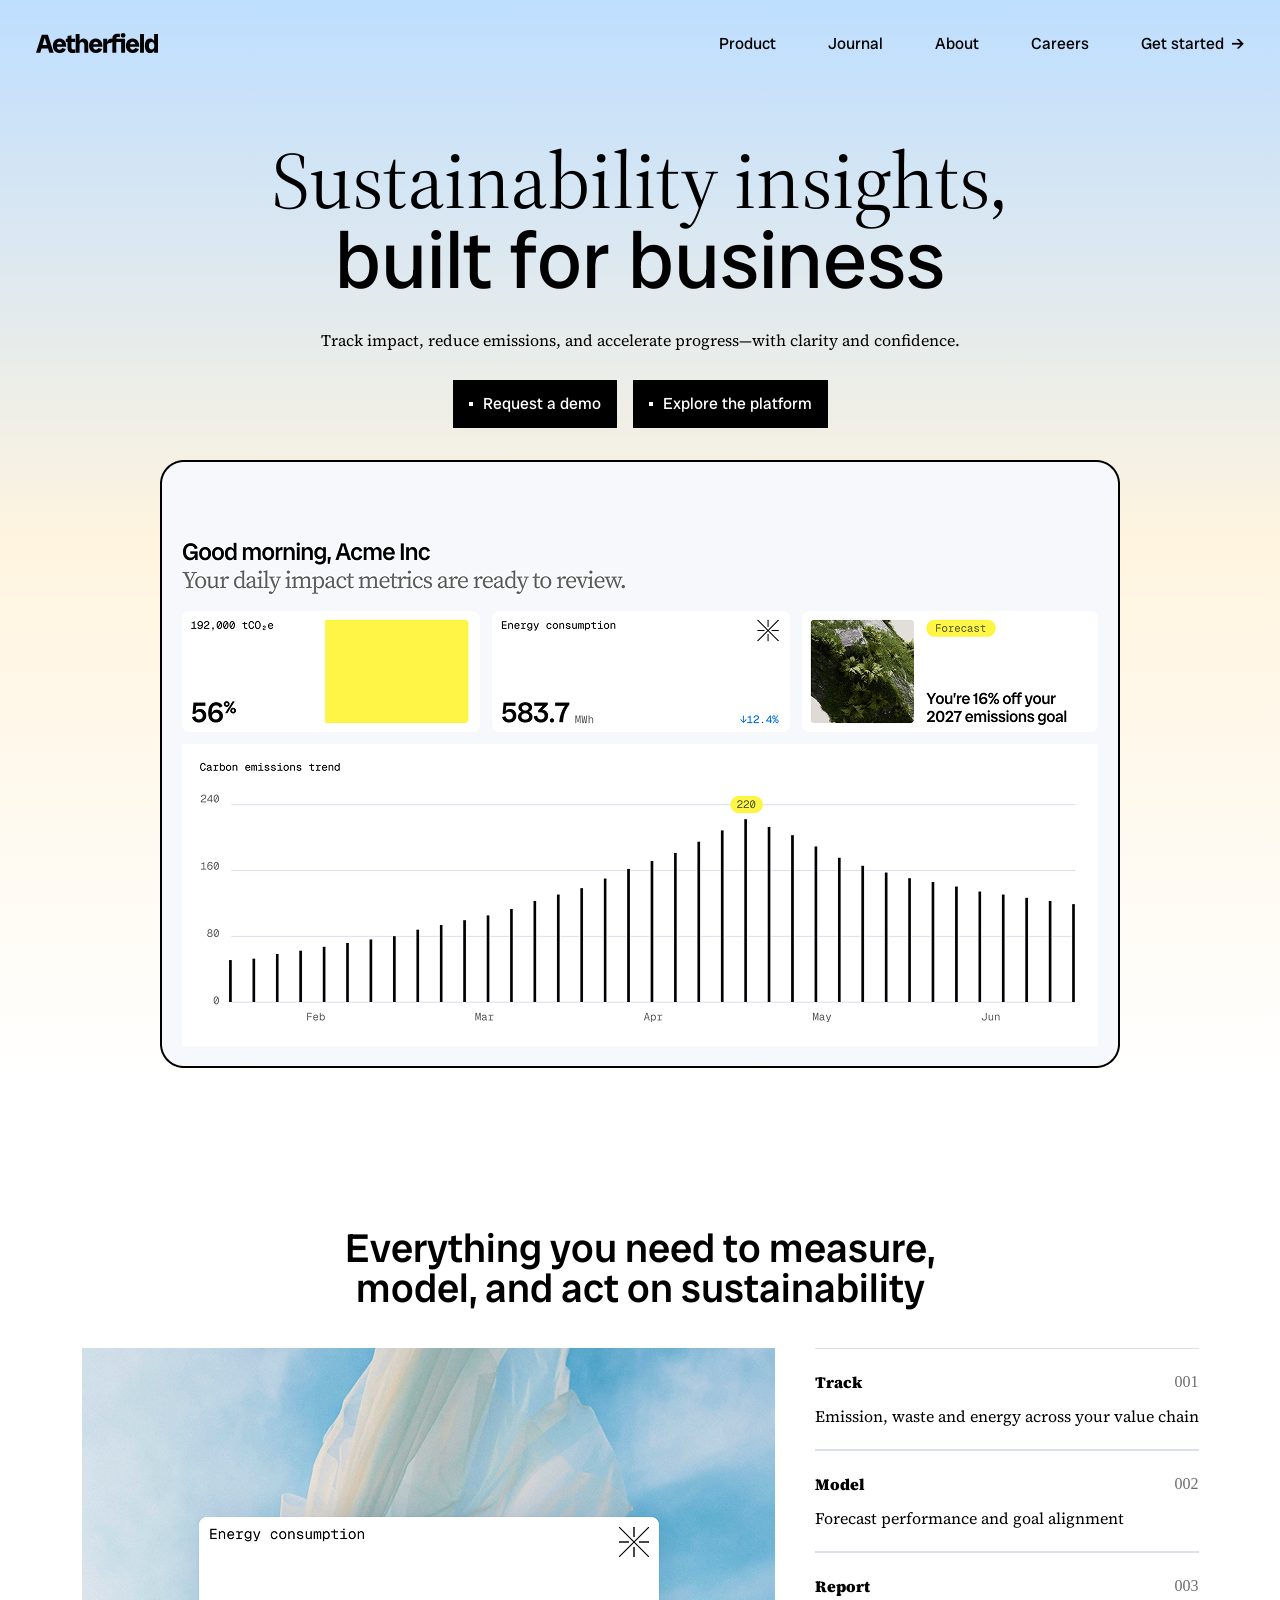
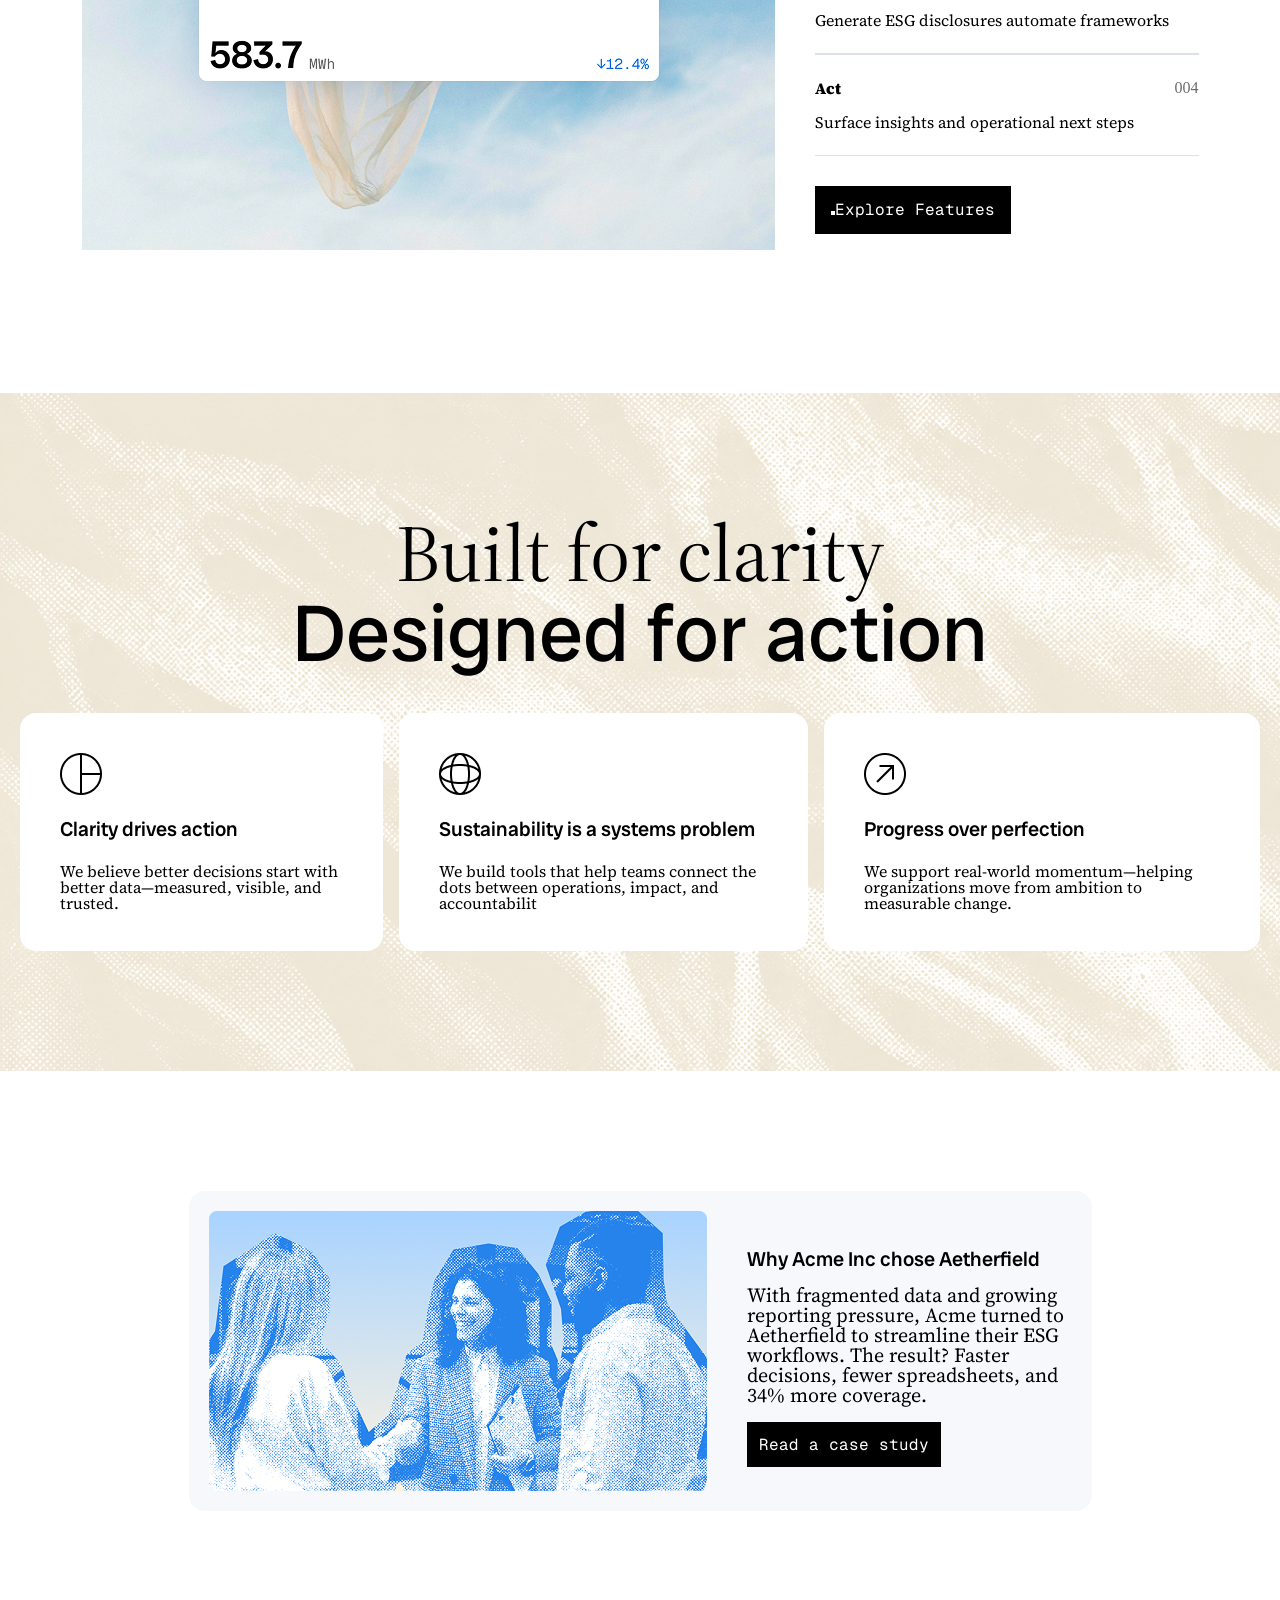
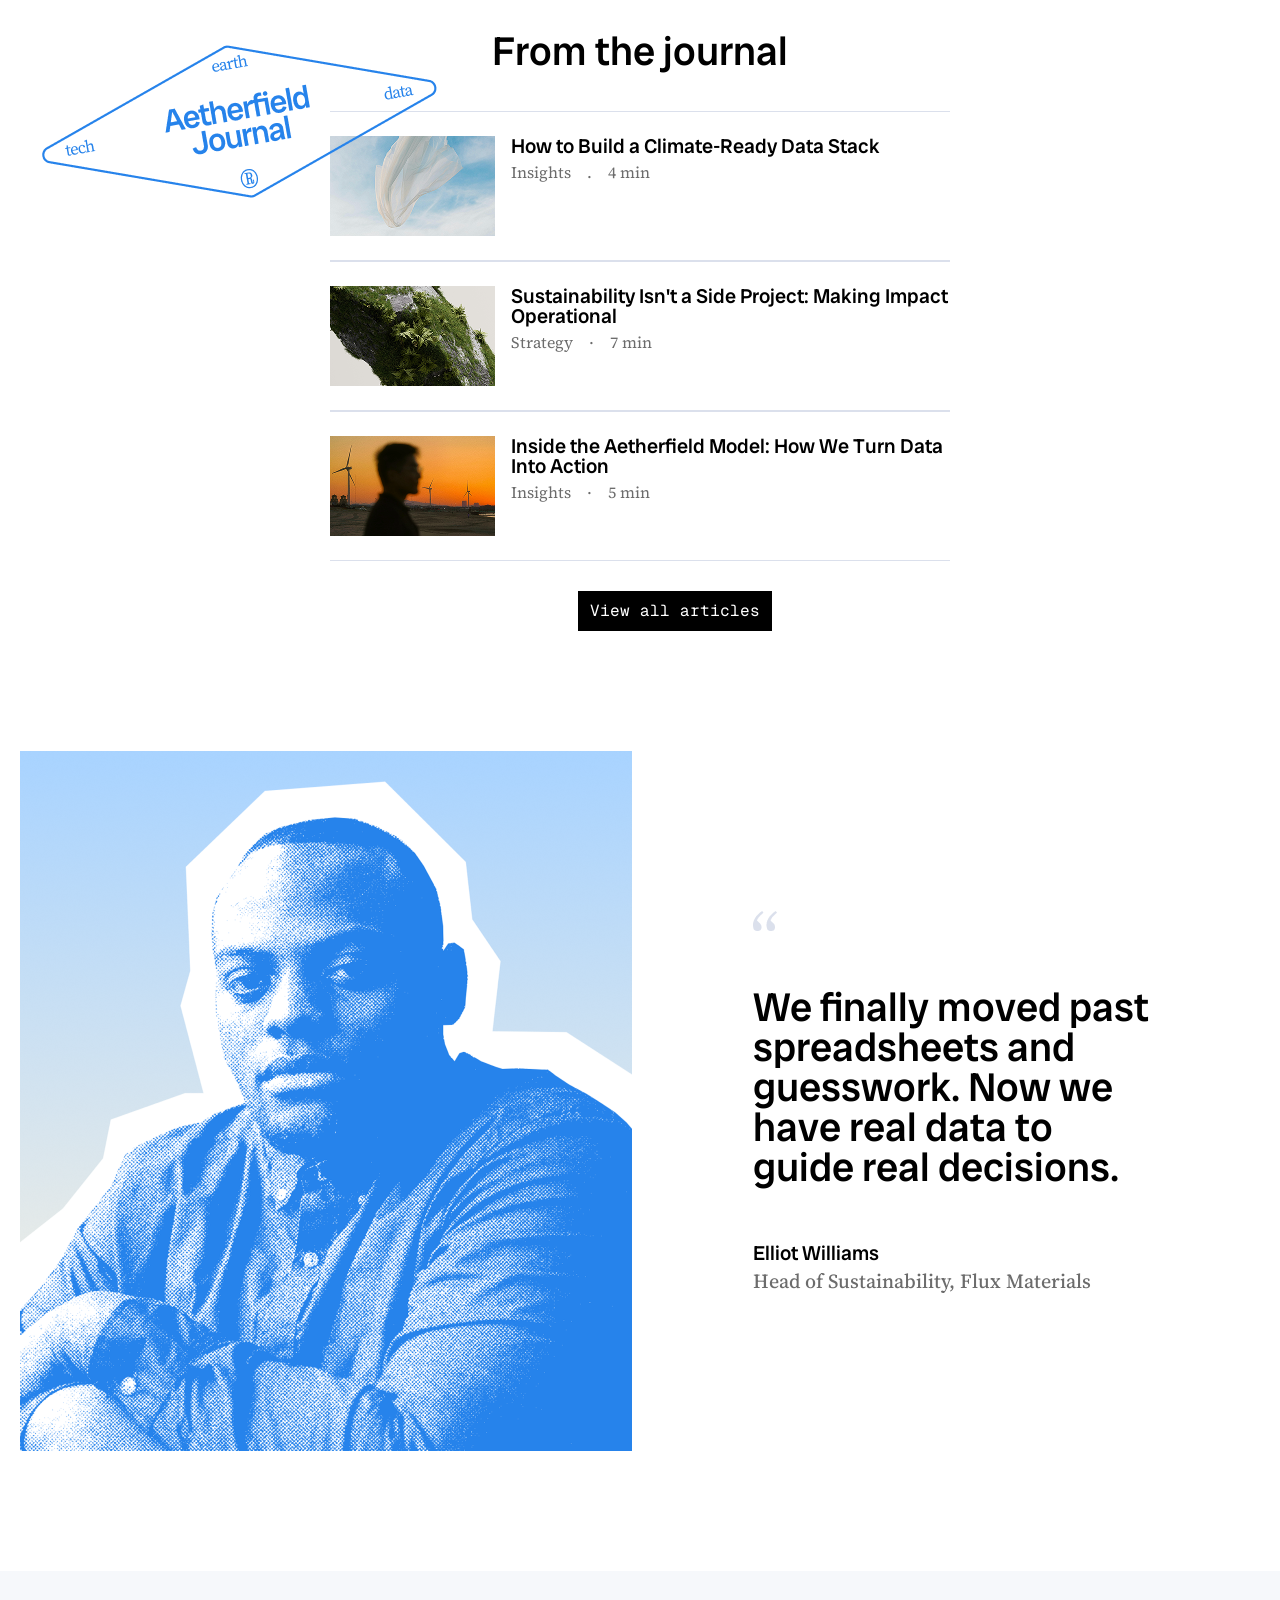
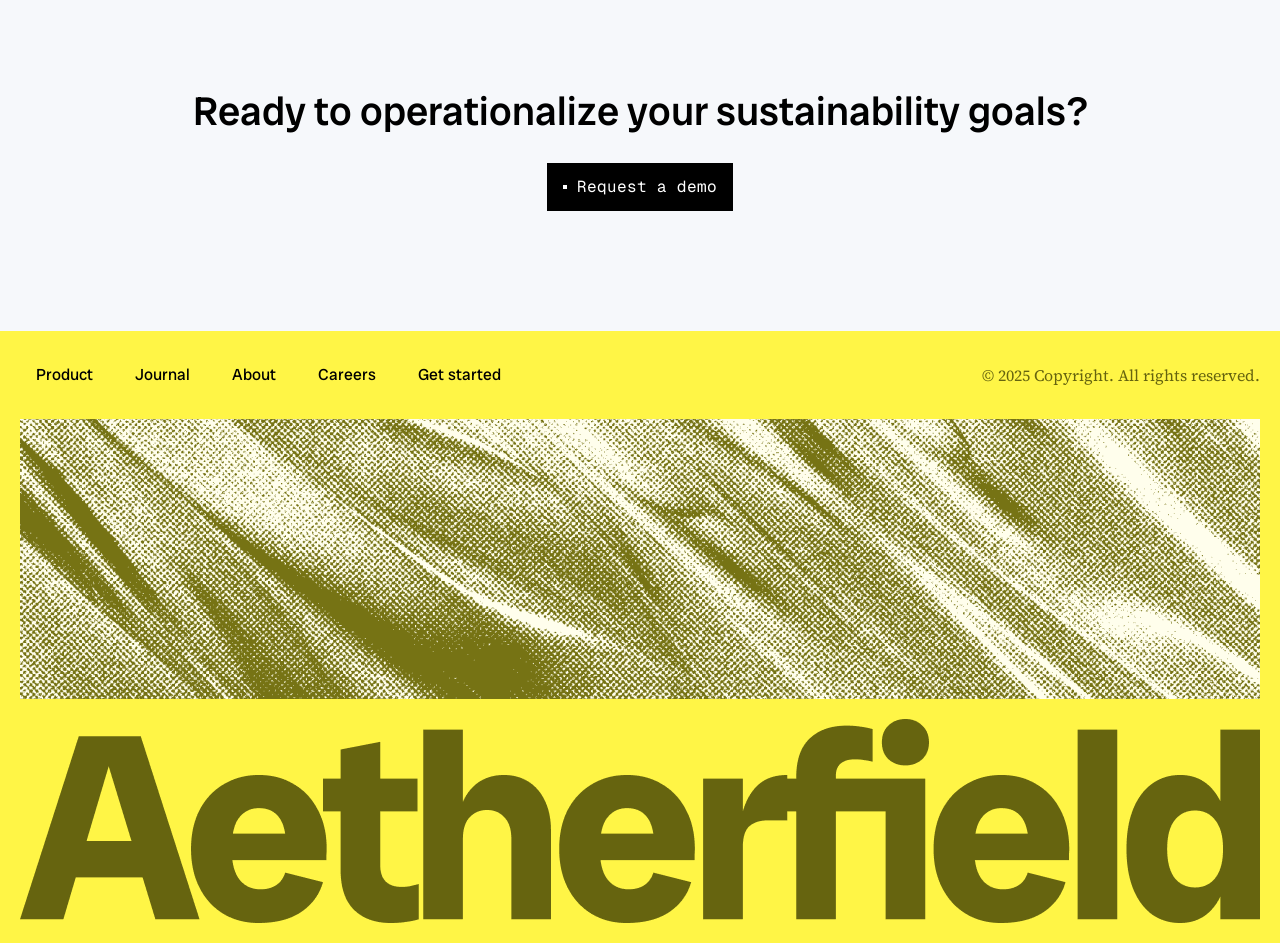
<file: index.html>
<!doctype html>
<html lang="en">
  <head>
    <meta charset="UTF-8" />
    <meta name="viewport" content="width=device-width, initial-scale=1.0" />
    <link rel="stylesheet" href="home.css" />
    <link rel="preconnect" href="https://fonts.googleapis.com" />
    <link rel="preconnect" href="https://fonts.gstatic.com" crossorigin />
    <link
      href="https://fonts.googleapis.com/css2?family=Radio+Canada+Big:wght@400;500;600;700&display=swap"
      rel="stylesheet"
    />
    <link rel="preconnect" href="https://fonts.googleapis.com" />
    <link rel="preconnect" href="https://fonts.gstatic.com" crossorigin />
    <link
      href="https://fonts.googleapis.com/css2?family=Source+Serif+4:wght@400;500;600;700&display=swap"
      rel="stylesheet"
    />
    <link rel="preconnect" href="https://fonts.googleapis.com" />
    <link rel="preconnect" href="https://fonts.gstatic.com" crossorigin />
    <link
      href="https://fonts.googleapis.com/css2?family=Geist+Mono:wght@400;500;600;700&display=swap"
      rel="stylesheet"
    />
    <title>Test</title>
  </head>
  <body>
    <!-- Header Section -->
    <header>
      <nav>
        <div>
          <a href="#" id="nav-a">
            <img
              class="nav-logo"
              src="./img/atherfield.svg"
              alt="Company logo"
            />
          </a>
        </div>

        <div class="nav-links">
          <a href="#" id="nav-a">Product</a>
          <a href="#" id="nav-a">Journal</a>
          <a href="#" id="nav-a">About</a>
          <a href="#" id="nav-a">Careers</a>
          <a href="#" id="nav-a">
            Get started
            <span><img src="./img/Nav-rrow.png" alt="" /></span>
          </a>
        </div>
        <button
          class="menu-button"
          type="button"
          aria-label="Open navigation menu"
          aria-expanded="false"
          aria-controls="main-nav"
        >
          <span class="ic--baseline-plus"></span>
        </button>
      </nav>
    </header>

    <div class="page-overlay"></div>

    <div class="intro-section-heading gradient-bg">
      <h1>
        <span class="h1">Sustainability insights,</span>
        <span class="h2">built for business</span>
      </h1>

      <p>
        Track impact, reduce emissions, and accelerate progress—with clarity and
        confidence.
      </p>
      <div class="intro-buttons">
        <a href="#">Request a demo</a>
        <a href="#">Explore the platform</a>
      </div>
      <div class="hero-image">
        <img src="./img/Hero image.png" alt="Sustainability platform preview" />
      </div>
    </div>
    <!-- features section -->
    <div class="features-section">
      <header>
        <h2 class="features-header">
          <span>Everything you need to measure,</span>
          <span>model, and act on sustainability</span>
        </h2>
      </header>
      <div class="feature-content">
        <div class="feature-image">
          <img src="./img/feature-image.png" alt="feature image" />
        </div>
        <div class="feature-journal">
          <article>
            <div class="feature-border">
              <div class="feature-top">
                <p>Track</p>
                <span>001</span>
              </div>
              <div class="feature-bottom">
                <p>Emission, waste and energy across your value chain</p>
              </div>
            </div>
          </article>
          <article>
            <div class="feature-border">
              <div class="feature-top">
                <p class="">Model</p>
                <span>002</span>
              </div>
              <div class="feature-bottom">
                <p>Forecast performance and goal alignment</p>
              </div>
            </div>
          </article>
          <article>
            <div class="feature-border">
              <div class="feature-top">
                <p class="">Report</p>
                <span>003</span>
              </div>
              <div class="feature-bottom">
                <p>Generate ESG disclosures automate frameworks</p>
              </div>
            </div>
          </article>
          <article>
            <div class="feature-border">
              <div class="feature-top">
                <p class="">Act</p>
                <span>004</span>
              </div>
              <div class="feature-bottom">
                <p>Surface insights and operational next steps</p>
              </div>
            </div>
          </article>
          <div class="feature-button">
            <a href="">Explore Features</a>
          </div>
        </div>
      </div>
    </div>
    <!-- value section -->
    <section class="value-section">
      <header class="value-header">
        <h2 class="value1">Built for clarity</h2>
        <h2 class="value2">Designed for action</h2>
      </header>
      <div class="value-cards">
        <div class="cards">
          <img src="./img/timeIcon.png" alt="time icon" />
          <h2>Clarity drives action</h2>
          <p>
            We believe better decisions start with better data—measured,
            visible, and trusted.
          </p>
        </div>
        <div class="cards">
          <img src="./img/worldIcon.png" alt="world icon" />
          <h2>Sustainability is a systems problem</h2>
          <p>
            We build tools that help teams connect the dots between operations,
            impact, and accountabilit
          </p>
        </div>
        <div class="cards">
          <img src="./img/arrowIcon.png" alt="arrow icon" />
          <h2>Progress over perfection</h2>
          <p>
            We support real-world momentum—helping organizations move from
            ambition to measurable change.
          </p>
        </div>
      </div>
    </section>
    <!-- case study section -->
    <section class="case-study-section">
      <div class="case-content">
        <img src="./img/caseImg.png" alt="casr image" />
        <div class="case-text">
          <h2>Why Acme Inc chose Aetherfield</h2>
          <p>
            With fragmented data and growing reporting pressure, Acme turned to
            Aetherfield to streamline their ESG workflows. The result? Faster
            decisions, fewer spreadsheets, and 34% more coverage.
          </p>
          <a href="">Read a case study</a>
        </div>
      </div>
    </section>
    <!-- blog section -->
    <section class="blog-section">
      <h2>From the journal</h2>
      <div class="journal-list">
        <img class="journal-img" src="./img/Sticker container.png" alt="" />
        <div class="journal">
          <img src="./img/journalImg1.png" alt="" />
          <div>
            <p class="journal-text">How to Build a Climate-Ready Data Stack</p>
            <div class="lower-journal">
              <p>Insights</p>
              <p>.</p>
              <p>4 min</p>
            </div>
          </div>
        </div>
        <div class="journal">
          <img src="./img/journal2.png" alt="" />
          <div>
            <p class="journal-text">
              Sustainability Isn't a Side Project: Making Impact Operational
            </p>
            <div class="lower-journal">
              <p>Strategy</p>
              <p>·</p>
              <p>7 min</p>
            </div>
          </div>
        </div>
        <div class="journal">
          <img src="./img/journal3.png" alt="" />
          <div>
            <p class="journal-text">
              Inside the Aetherfield Model: How We Turn Data Into Action
            </p>
            <div class="lower-journal">
              <p>Insights</p>
              <p>·</p>
              <p>5 min</p>
            </div>
          </div>
        </div>
        <a href="">View all articles</a>
      </div>
    </section>
    <!-- testimonial section -->
    <section class="testimonial">
      <div class="testimonial-content">
        <img src="./img/testimonialImg.png" alt="" />
        <div class="testimonial-text">
          <div class="testimonial-word">
            <img src="./img/Quotation.png" alt="" />
            <h2>
              We finally moved past spreadsheets and guesswork. Now we have real
              data to guide real decisions.
            </h2>
            <div class="testimonial-bottom">
              <p class="testimonial-bottom-first">Elliot Williams</p>
              <p class="testimonial-bottom-second">
                Head of Sustainability, Flux Materials
              </p>
            </div>
          </div>
        </div>
      </div>
    </section>
    <!-- call to action section -->
    <section class="call-to-action">
      <h4>Ready to operationalize your sustainability goals?</h4>
      <a href="">Request a demo</a>
    </section>
    <!-- footer section -->
    <footer>
      <nav>
        <div class="whole">
          <div>
            <a href="" id="nav-a">Product</a>
            <a href="" id="nav-a">Journal</a>
            <a href="" id="nav-a">About</a>
            <a href="" id="nav-a">Careers</a>
            <div class="get">
              <a href="" id="nav-a">Get started</a>
            </div>
          </div>
          <p>&copy; 2025 Copyright. All rights reserved.</p>
        </div>
      </nav>
      <img src="./img/Footer-image.png" alt="" />
      <img src="./img/Logo-container.png" alt="" />
    </footer>
    <script src="./script.js"></script>
  </body>
</html>
</file>
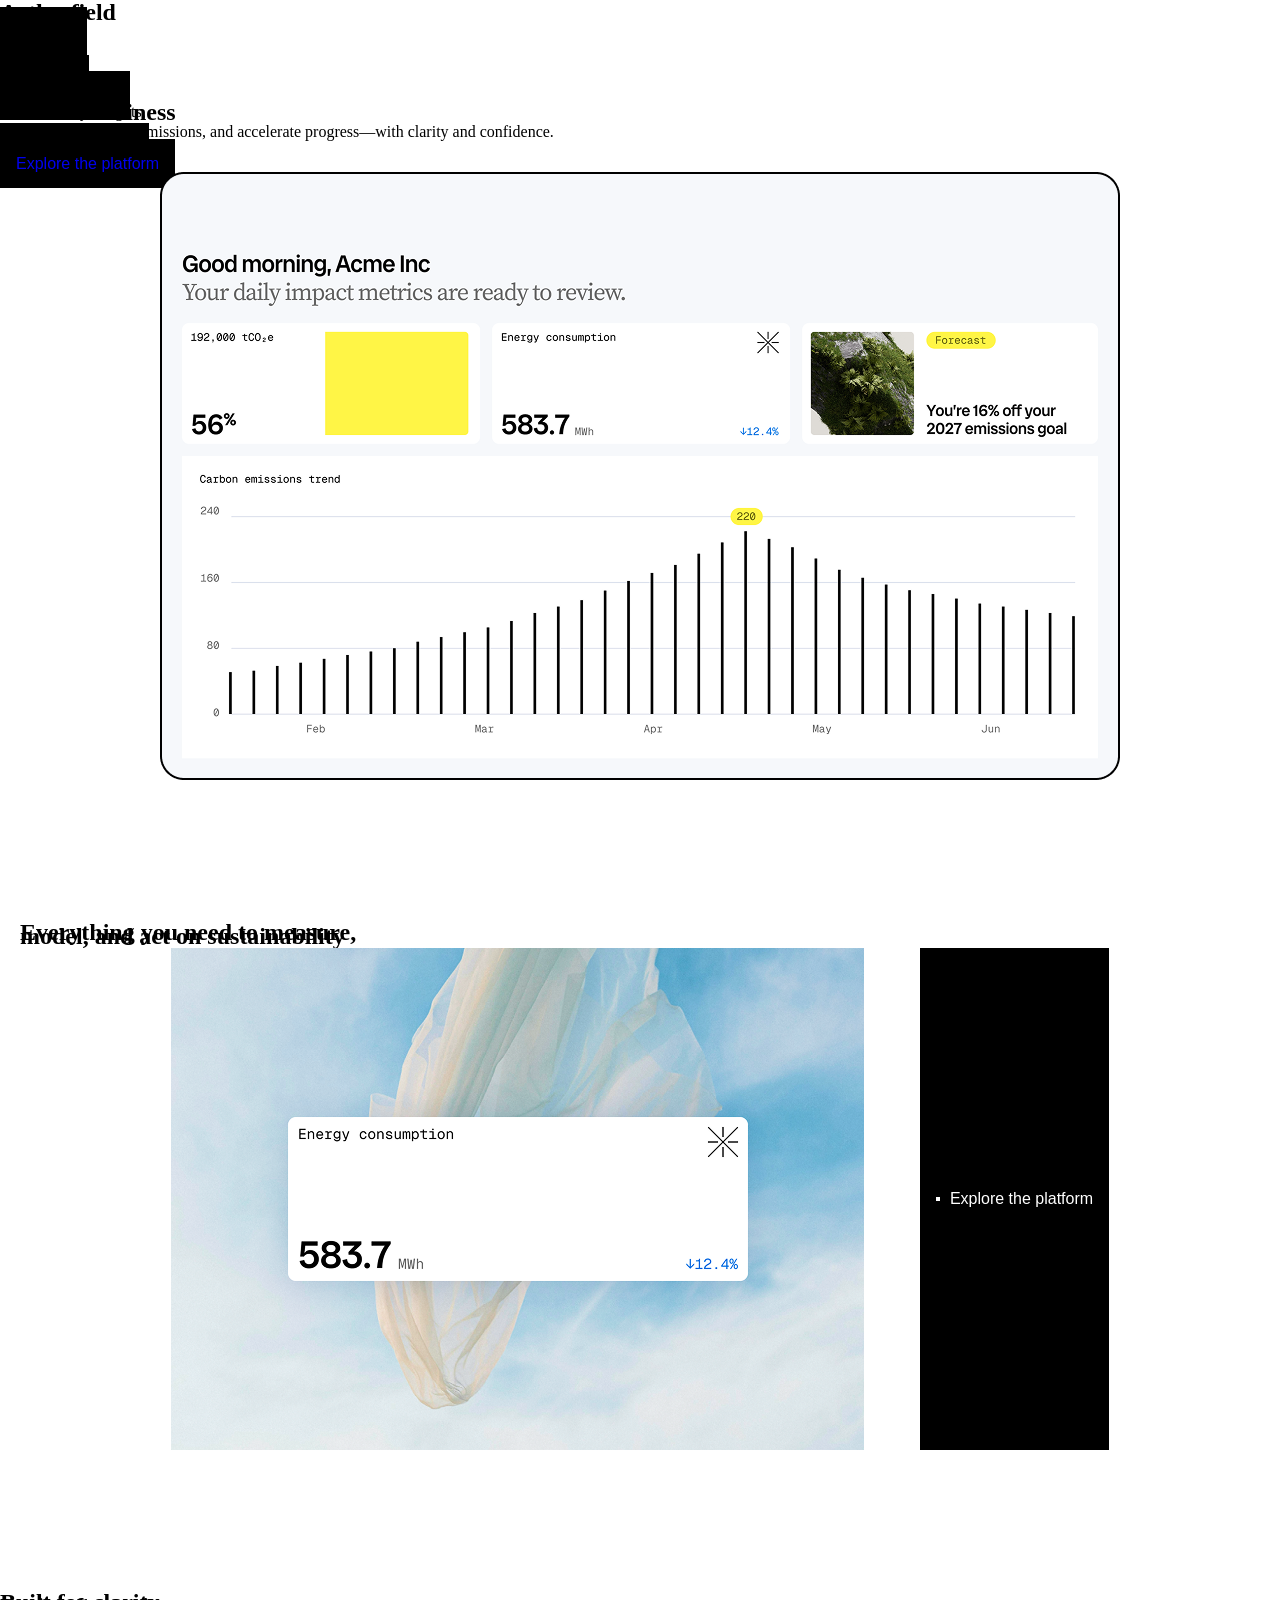
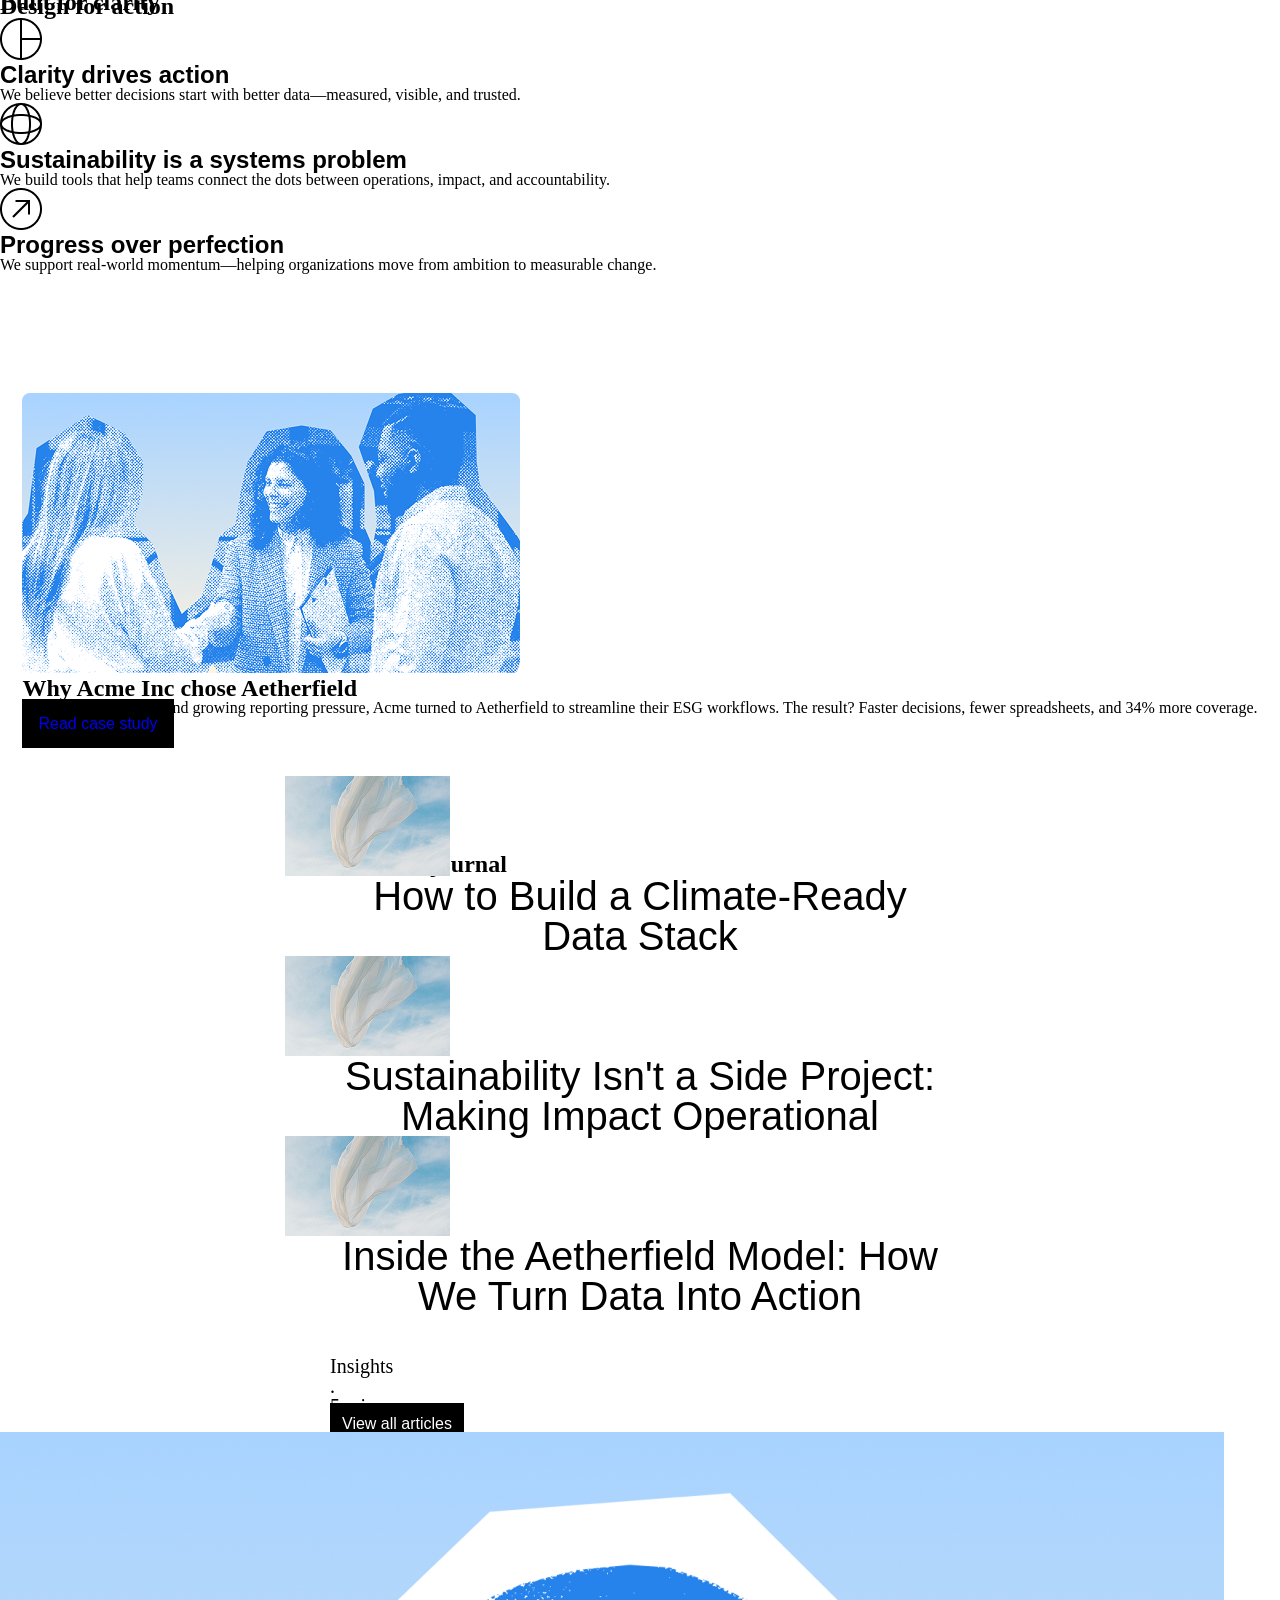
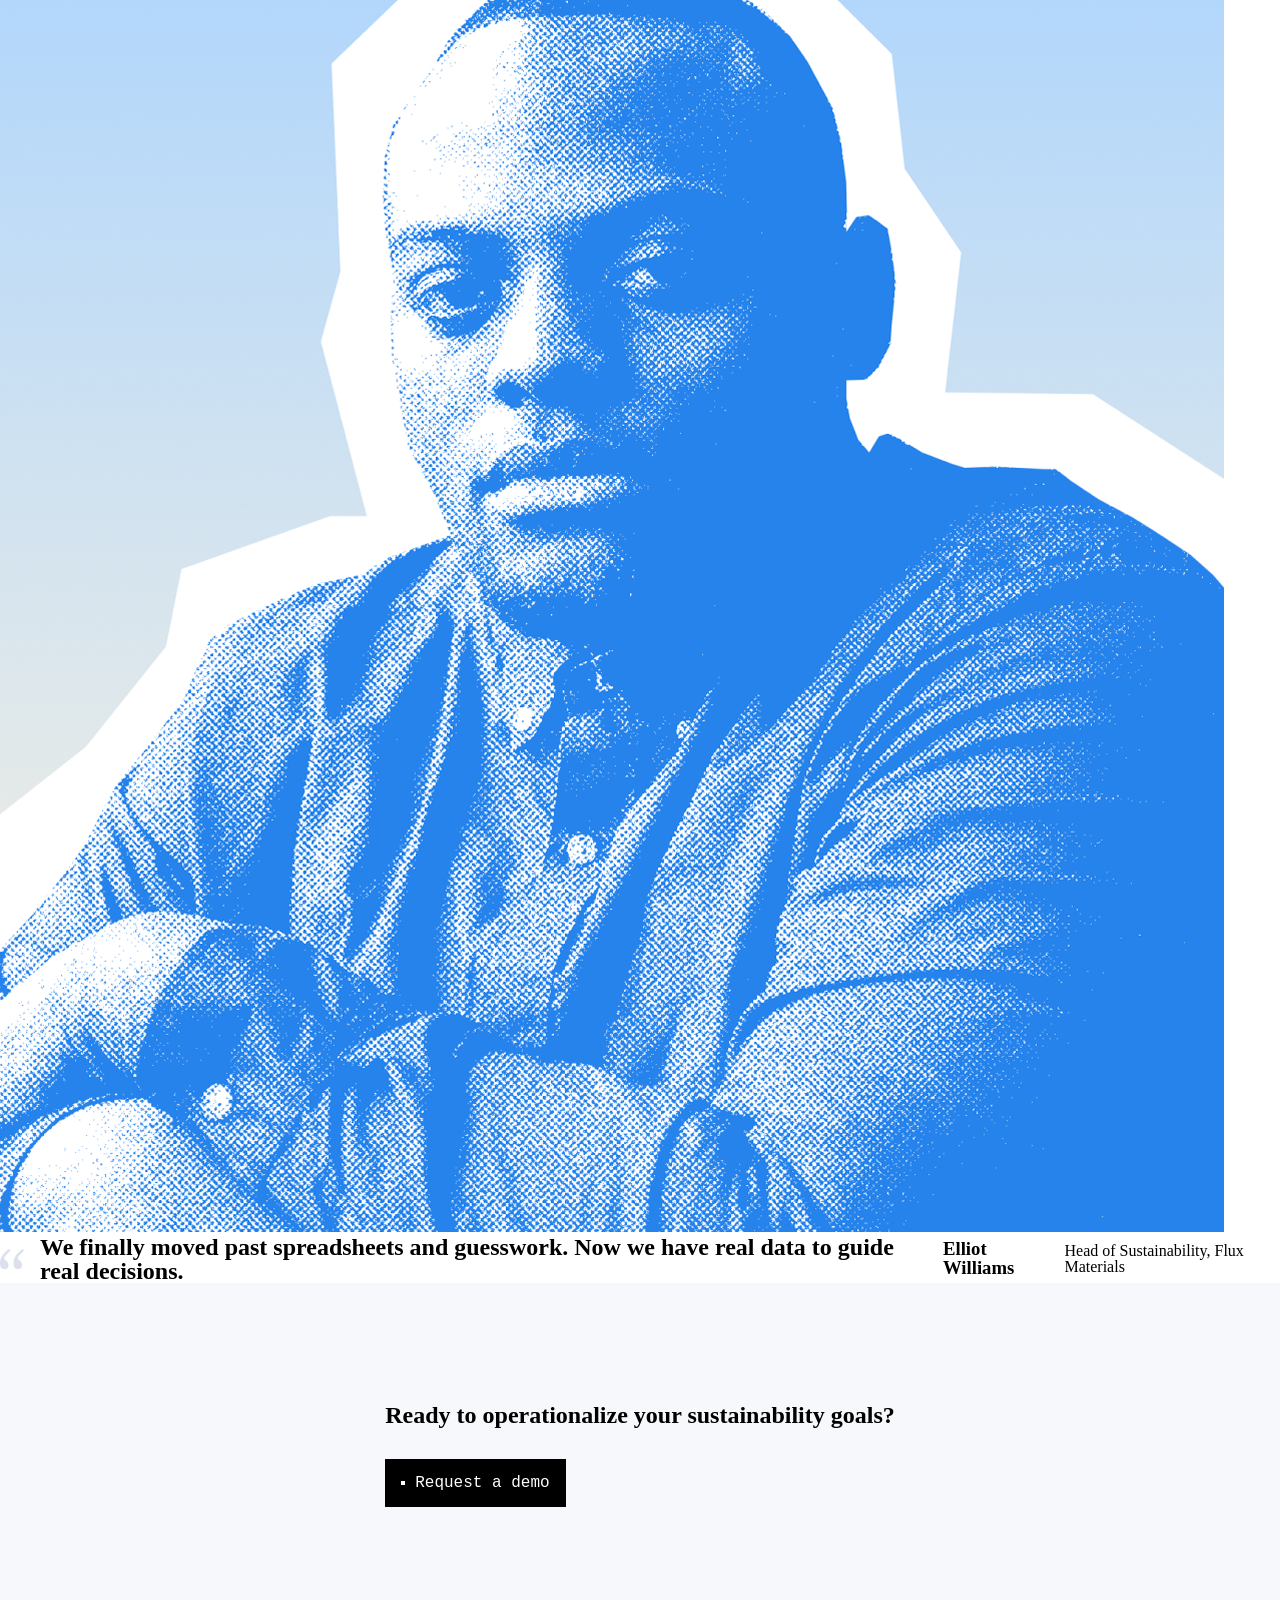
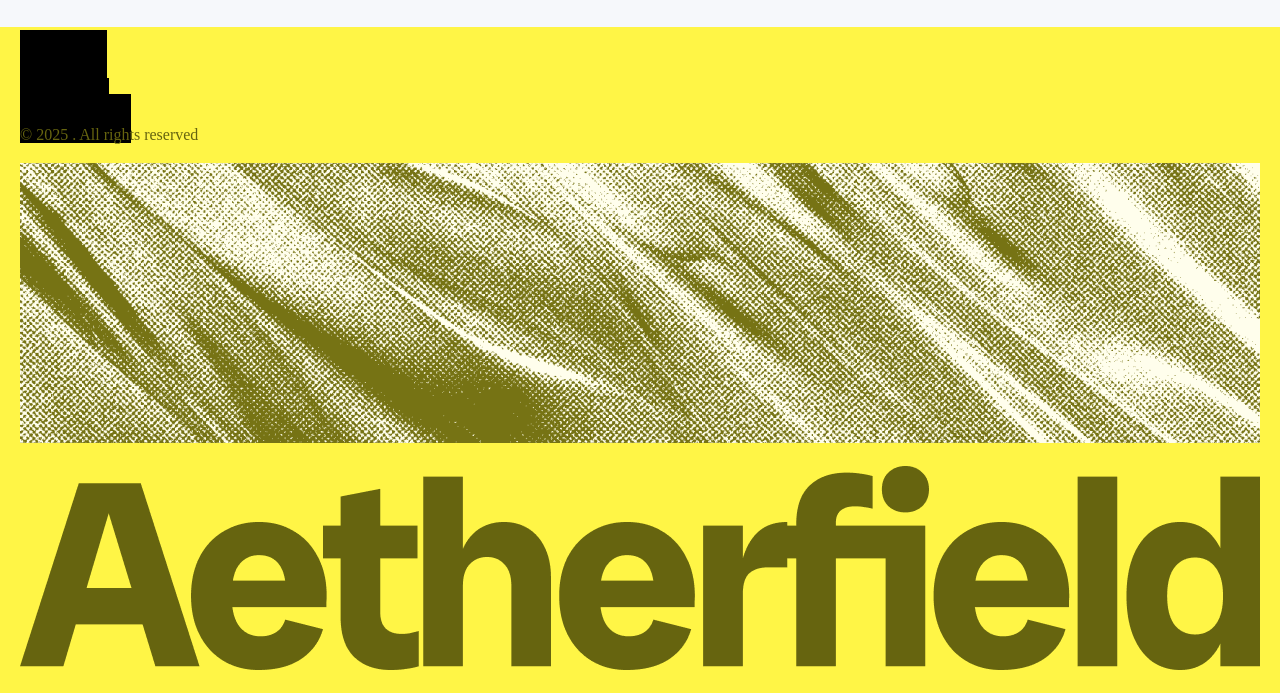
<file: home.html>
<!doctype html>
<html lang="en">
  <head>
    <meta charset="UTF-8" />
    <meta name="viewport" content="width=device-width, initial-scale=1.0" />
    <title>Test</title>
    <link rel="stylesheet" href="home.css" />
  </head>
  <body>
    <!-- gradient background -->
    <div class="gradient-background">
      <nav>
        <h1>Aetherfield</h1>
        <ul class="nav-items">
          <li><a href="#">Product</a></li>
          <li><a href="#">Journal</a></li>
          <li><a href="#">About</a></li>
          <li><a href="#">Careers</a></li>
          <li><a href="#">Get started -></a></li>
        </ul>
      </nav>
      <!-- intro section -->
      <section class="intro">
        <p class="first-intro">Sustainability insights,</p>
        <h1 class="second-intro" style="margin-top: -20px">
          built for business
        </h1>
        <p>
          Track impact, reduce emissions, and accelerate progress—with clarity
          and confidence.
        </p>
        <div class="buttons">
          <div class="intro-button">
            <div class="dot"></div>
            <a href="#">Request a demo</a>
          </div>
          <div class="intro-button">
            <div class="dot"></div>
            <a href="#">Explore the platform</a>
          </div>
        </div>
        <div class="hero-image">
          <img src="./img/Hero image.png" alt="" />
        </div>
      </section>
      <!-- features section -->
      <section class="features-section">
        <div class="features-heading">
          <h1>Everything you need to measure,</h1>
          <h1 style="margin-top: -20px">model, and act on sustainability</h1>
        </div>
        <div class="feature-content">
          <img src="./img/feature-image.png" alt="" />
          <div class="intro-buttons">
            <div class="dot"></div>
            <a href="#">Explore the platform</a>
          </div>
        </div>
      </section>
      <!-- values section -->
      <section class="values-section">
        <div class="value-heading">
          <h1>Built for clarity</h1>
          <h1 style="margin-top: -20px">Design for action</h1>
        </div>
        <div class="value-card-con">
          <div class="value-card">
            <img src="./img/timeIcon.png" alt="" />
            <h2>Clarity drives action</h2>
            <p>
              We believe better decisions start with better data—measured,
              visible, and trusted.
            </p>
          </div>
          <div class="value-card">
            <img src="./img/worldIcon.png" alt="" />
            <h2>Sustainability is a systems problem</h2>
            <p>
              We build tools that help teams connect the dots between
              operations, impact, and accountability.
            </p>
          </div>
          <div class="value-card">
            <img src="./img/arrowIcon.png" alt="" />
            <h2>Progress over perfection</h2>
            <p>
              We support real-world momentum—helping organizations move from
              ambition to measurable change.
            </p>
          </div>
        </div>
      </section>
      <!-- case study section -->
      <section class="case-study-section">
        <div class="case-study">
          <div class="case-study-img">
            <img src="./img/caseImg.png" alt="" />
          </div>
          <div class="case-study-content">
            <h1>Why Acme Inc chose Aetherfield</h1>
            <p>
              With fragmented data and growing reporting pressure, Acme turned
              to Aetherfield to streamline their ESG workflows. The result?
              Faster decisions, fewer spreadsheets, and 34% more coverage.
            </p>
            <div class="case-button">
              <a href="#">Read case study</a>
            </div>
          </div>
        </div>
      </section>
      <!-- blog section -->
      <section class="blog-section">
        <div class="blog-heading"><h1>From the journal</h1></div>
        <div class="journal-list">
          <div class="journal-img">
            <img src="./img/journalImg1.png" alt="" />
          </div>
          <div class="journal-text">
            <h2>How to Build a Climate-Ready Data Stack</h2>
            <div class="journal-p">
              <p>Insights</p>
              <p>.</p>
              <p>4 min</p>
            </div>
          </div>
        </div>
        <div class="journal-list">
          <div class="journal-img">
            <img src="./img/journalImg1.png" alt="" />
          </div>
          <div class="journal-text">
            <h2>
              Sustainability Isn't a Side Project: Making Impact Operational
            </h2>
            <div class="journal-p">
              <p>Strategy</p>
              <p>.</p>
              <p>7 min</p>
            </div>
          </div>
        </div>
        <div class="journal-list">
          <div class="journal-img">
            <img src="./img/journalImg1.png" alt="" />
          </div>
          <div class="journal-text">
            <h2>Inside the Aetherfield Model: How We Turn Data Into Action</h2>
            <div class="journal-p">
              <p>Insights</p>
              <p>.</p>
              <p>5 min</p>
            </div>
          </div>
        </div>
        <div class="journal-button">
          <a href="#">View all articles</a>
        </div>
      </section>
      <!-- testimonial section -->
      <section class="testimonial-section">
        <div class="bigImg">
          <img src="./img/testimonialImg.png" alt="Customer" />
        </div>

        <div class="testimonial-content">
          <img class="quote" src="./img/Quotation.png" alt="Quote" />

          <h1>
            We finally moved past spreadsheets and guesswork. Now we have real
            data to guide real decisions.
          </h1>

          <h3>Elliot Williams</h3>
          <p>Head of Sustainability, Flux Materials</p>
        </div>
      </section>
      <!-- call to action section -->
      <section class="call-to-action">
        <h1>Ready to operationalize your sustainability goals?</h1>

        <div class="intro-button">
          <div class="dot"></div>
          <a href="#">Request a demo</a>
        </div>
      </section>
      <footer>
        <div class="footer-header">
          <ul>
            <li><a>Product</a></li>
            <li><a>Journal</a></li>
            <li><a>About</a></li>
            <li><a>Careers</a></li>
            <li><a>Get started</a></li>
          </ul>
          <p>&copy; 2025 . All rights reserved</p>
        </div>
        <div class="footer-image">
          <img src="./img/Footer-image.png" alt="" />
        </div>
        <div class="aether">
          <img src="./img/Logo-container.png" alt="" />
        </div>
      </footer>
    </div>
  </body>
</html>
</file>
<file: home.css>
* {
  margin: 0;
  padding: 0;
  line-height: 1;
  box-sizing: border-box;
}

ul,
li {
  list-style: none;
}

a {
  text-decoration: none;
}
p,
.h1 {
  font-family: "Source Serif 4", serif;
}
h2,
.nav-links > li,
.journal-text,
.testimonial-bottom-first,
footer,
.features-header,
.cards h2,
.case-text h2,
.call-to-action h4,
.value-header .value2,
a,
.h2 {
  font-family: "Radio Canada Big", sans-serif;
}

header p,
.testimonial-bottom-second,
.case-text p,
.cards p,
.value-header .value1 {
  font-family: "Source Serif 4", serif;
}

.feature-button a,
.lower-journal,
.journal-list > a,
.call-to-action a,
.case-text a,
.intro-buttons li {
  font-family: "Geist Mono", monospace;
}

.ic--baseline-plus {
  display: none;
  width: 2em;
  height: 2em;
  --svg: url("data:image/svg+xml,%3Csvg xmlns='http://www.w3.org/2000/svg' viewBox='0 0 24 24'%3E%3Cpath fill='black' d='M19 12.998h-6v6h-2v-6H5v-2h6v-6h2v6h6z'/%3E%3C/svg%3E");
  background-color: currentColor;
  -webkit-mask-image: var(--svg);
  mask-image: var(--svg);
  -webkit-mask-repeat: no-repeat;
  mask-repeat: no-repeat;
  -webkit-mask-size: 100% 100%;
  mask-size: 100% 100%;
}

.nav-logo {
  max-width: 122px;
}

header nav {
  display: flex;
  justify-content: space-between;
  padding: 20px;
  align-items: center;
  position: absolute;
  top: 0;
  left: 0;
  width: 100%;
  button {
    background: none;
    border: none;
  }
}

header p {
  font-size: 20px;
}

.nav-links {
  display: flex;
  gap: 20px;
  align-items: center;
  margin-left: auto;
}
#nav-a {
  color: black;
  background: none;
}
.nav-links a,
nav a,
footer a {
  color: black;
}

.gradient-bg {
  background-image: linear-gradient(to bottom, #a8d3ffbf, #fff4df, #ffffffbf);
  padding: 20px;
}

.intro-section-heading {
  padding-top: 140px;
  text-align: center;
  display: flex;
  flex-direction: column;
  gap: 32px;
  h1 {
    display: grid;
  }
}

.intro-section-heading .h1,
.intro-section-heading .h2 {
  font-weight: normal;
  font-size: 80px;
}
.intro-buttons {
  display: flex;
  justify-content: center;
  text-align: center;
  gap: 16px;
}

a {
  background-color: black;
  padding: 16px;
}

.intro-buttons a,
.feature-content a,
.call-to-action a,
.case-text a,
.blog-section a {
  color: white;
}

.intro-buttons a,
.feature-button a,
.call-to-action a {
  display: flex;
  align-items: center;
  gap: 10px;
  justify-content: center;
}

.intro-buttons a::before,
.feature-button a::before,
.call-to-action a::before {
  content: "";
  display: inline-block;
  width: 4px;
  height: 4px;
  background-color: white;
}

.hero-image,
.case-study-section {
  display: flex;
  justify-content: center;
}

.hero-image img,
.feature-image img,
.journal img,
footer img {
  max-width: 100%;
}

.features-section {
  padding-block: 140px;
  display: flex;
  flex-direction: column;
  justify-content: center;
  padding-inline: 20px;
}

.features-section header {
  margin-bottom: 40px;
}
.feature-button {
  margin-top: 30px;
  display: flex;
  align-items: center;
  a {
    display: inline-block;
  }
}
.features-header {
  text-align: center;
  font-weight: 500;
  font-size: 40px;
  display: flex;
  flex-direction: column;
}
.feature-content {
  display: flex;
  gap: 40px;
  max-width: 100%;
  justify-content: center;
}
.feature-top {
  display: flex;
  justify-content: space-between;
  margin-bottom: 18px;
  span {
    color: #6c6c6c;
  }
  p {
    font-weight: 900;
  }
}
.feature-border {
  border-block: 1px solid #dbe0ec;
  padding-block: 25px;
}
.value-section {
  padding-block: 120px;
  background-image: url(./img/value-background.png);
  padding-inline: 20px;
}

.value-header {
  text-align: center;
  margin-bottom: 40px;
}

.value-header h2 {
  font-weight: normal;
  font-size: 80px;
}

.value-cards {
  display: flex;
  gap: 16px;
  justify-content: center;
}

.cards {
  display: grid;
  gap: 24px;
  justify-content: center;
  padding: 40px;
  border-radius: 16px;
  background-color: white;
}

.cards h2,
.case-text h2 {
  font-size: 20px;
  font-weight: 500;
}

.cards p,
.case-text p {
  font-weight: normal;
}

.case-study-section,
.testimonial,
.call-to-action {
  padding-block: 120px;
}

.case-content {
  max-width: 903px;
  display: flex;
  justify-content: center;
  gap: 40px;
  padding-block: 20px;
  border-radius: 16px;
  background-color: #f6f8fb;
  align-items: center;
  padding-inline: 20px;
}

.case-content img {
  max-width: 498px;
}

.case-text {
  max-width: 403px;
}

.case-text h2 {
  margin-bottom: 16px;
}

.case-text p {
  margin-bottom: 32px;
  font-size: 20px;
}

.blog-section {
  padding-inline: 20px;
}

.case-text a,
.blog-section a {
  padding: 12px;
  background-color: black;
}

.blog-section,
.journal-list,
.call-to-action {
  display: grid;
  justify-content: center;
}

.blog-section h2 {
  text-align: center;
  font-weight: 500;
  font-size: 40px;
  margin-bottom: 40px;
}

.blog-section a {
  text-align: center;
}

.journal {
  display: flex;
  gap: 16px;
  border-block: 1px solid #dbe0ec;
  padding-block: 24px;
}
.journal-img {
  position: absolute;
  top: -60px;
}

.lower-journal {
  display: flex;
  gap: 16px;
  align-items: center;
  margin-top: 8px;
  color: #6c6c6c;
}

.journal-list {
  max-width: 620px;
  position: relative;
}

.journal-img {
  position: absolute;
  right: 500px;
  top: -100px;
}

.journal-text,
.testimonial-bottom-first,
.testimonial-bottom-second {
  font-weight: 500;
  font-size: 20px;
}

.testimonial {
  padding-inline: 20px;
}

.testimonial-content {
  display: flex;
  gap: 16px;
  align-items: center;
  justify-content: center;
}

.testimonial-content img {
  max-width: 612px;
}

.testimonial-word {
  display: grid;
  gap: 56px;
}

.testimonial-word h2,
.call-to-action h4 {
  font-weight: 500;
  font-size: 40px;
}

.testimonial-bottom-first {
  margin-bottom: 8px;
}

.testimonial-bottom-second,
.lower-journal {
  color: #6c6c6c;
}

.call-to-action {
  background-color: #f6f8fb;
  text-align: center;
  gap: 32px;
}

.call-to-action a {
  justify-self: center;
  width: fit-content;
}

footer {
  padding: 20px;
  display: grid;
  gap: 20px;
  background-color: #fff546;
  color: #66640f;
  img {
    width: 100%;
  }
}

.whole {
  display: flex;
  justify-content: space-between;
  align-items: center;
}

.whole div {
  display: flex;
  justify-content: space-between;
  gap: 10px;
}

.one {
  text-align: center;
}

@media screen and (max-width: 767px) {
  .whole {
    display: flex;
    flex-direction: column;
    align-items: center;
    gap: 20px;
  }

  .whole > div {
    display: flex;
    flex-wrap: wrap;
    justify-content: center;
    gap: 12px;
  }
  .whole > div > a {
    padding: 0;
  }

  .whole > div > .get {
    flex: 0 0 100%;
    display: flex;
    justify-content: center;
  }

  .get a {
    padding: 16px;
    background-color: black;
    color: white;
  }
  .whole p {
    text-align: center;
  }

  .feature-content {
    display: grid;
  }

  .intro-section-heading {
    display: grid;
    justify-content: center;
  }

  .intro-section-heading .h1,
  .intro-section-heading .h2 {
    font-size: 36px;
    font-weight: 500;
  }

  .intro-section-heading p {
    font-size: 18px;
  }

  header .nav-links {
    display: none;
  }

  .intro-buttons,
  .value-cards,
  .case-content,
  .testimonial-content {
    display: grid;
  }

  .value-header h2 {
    font-size: 36px;
  }

  .case-content a {
    display: flex;
    width: 100%;
    justify-content: center;
  }

  footer img {
    max-width: 100%;
    height: auto;
  }

  .case-content img,
  .case-text {
    width: 295px;
  }

  .testimonial-content img {
    max-width: 335px;
  }

  .testimonial-word h2,
  .call-to-action h4 {
    font-size: 24px;
  }

  footer p {
    text-align: center;
  }

  nav {
    padding: 20px;
  }

  .journal-list {
    display: grid;
    justify-content: center;
  }

  .journal-list a {
    display: block;
    width: 100%;
    justify-content: center;
    margin-top: 30px;
  }
  .ic--baseline-plus {
    display: inline-block;
  }
  .feature-button > a {
    width: 100%;
  }
  .journal-img {
    display: none;
  }
  .nav-links.is-open {
    display: flex;
    margin-top: -20px;
    margin-right: -45px;
    flex-direction: column;
    background-color: white;
    z-index: 3;
  }
  nav.menu-open .nav-logo {
    display: none;
  }
  .page-overlay.is-visible {
    display: block;
    position: fixed;
    inset: 0;
    background-color: rgba(0, 0, 0, 0.45);
    z-index: 2;
  }
}

@media screen and (min-width: 768px) and (max-width: 1023px) {
  .nav-links span {
    display: none;
  }

  .feature-content {
    display: grid;
  }

  header h1 {
    font-size: 64px;
  }

  .call-to-action h4 {
    font-size: 32px;
  }

  .journal-list {
    display: grid;
    justify-content: center;
  }

  .journal-list a {
    display: block;
    width: 100%;
    justify-content: center;
    margin-top: 30px;
  }
}

@media screen and (min-width: 1024px) {
  .nav-links span {
    display: none;
  }

  .testimonial-text {
    padding-inline: 105px;
  }

  .journal-list {
    display: grid;
    justify-content: center;
  }

  .journal-list a {
    display: inline-flex;
    margin-top: 30px;
    width: fit-content;
    margin-left: 40%;
  }
  .feature-journal {
    max-width: 507px;
  }
}

@media (max-width: 600px) {
  .journal-list a {
    width: 100%;
    justify-content: center;
  }
}

.nav-links {
  a {
    display: inline-flex;
    align-items: center;
    gap: 8px;
  }

  a span {
    display: inline-flex;
    align-items: center;
  }

  a span img {
    display: block;
  }
}
</file>
